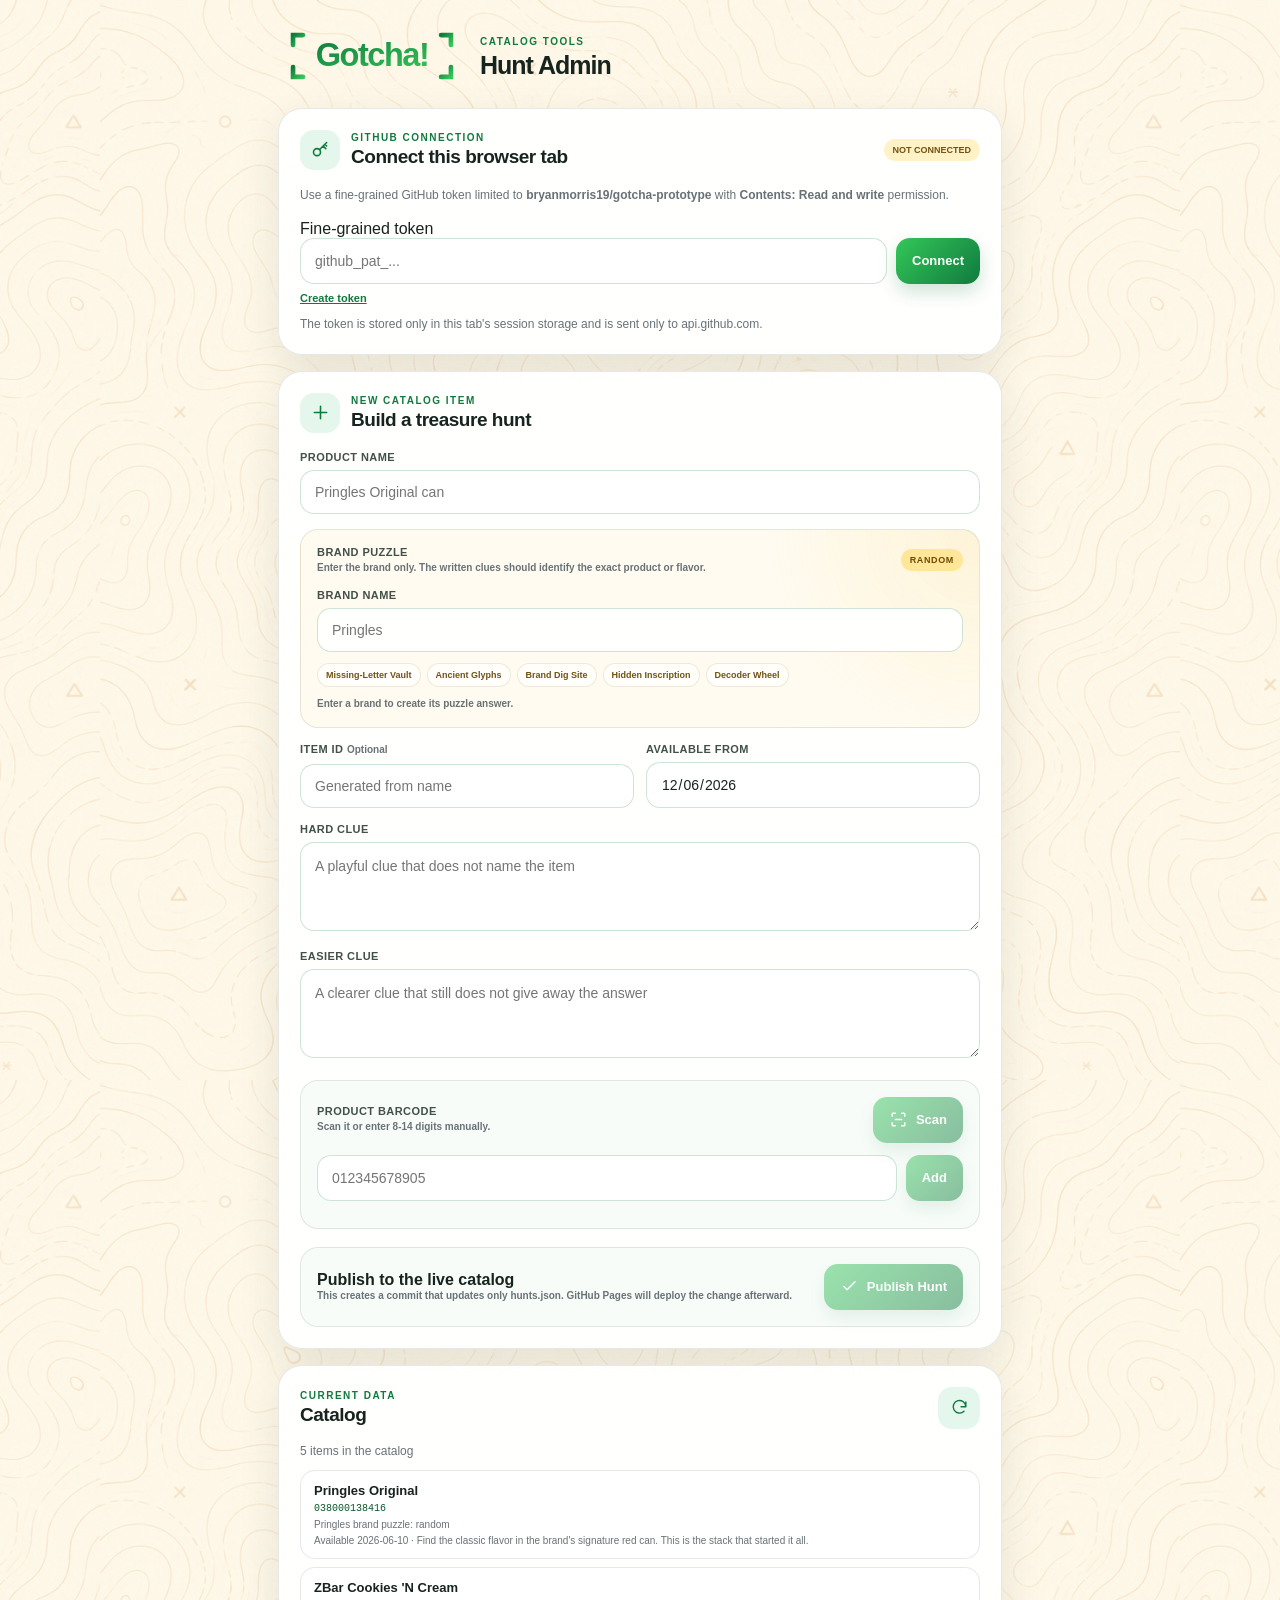
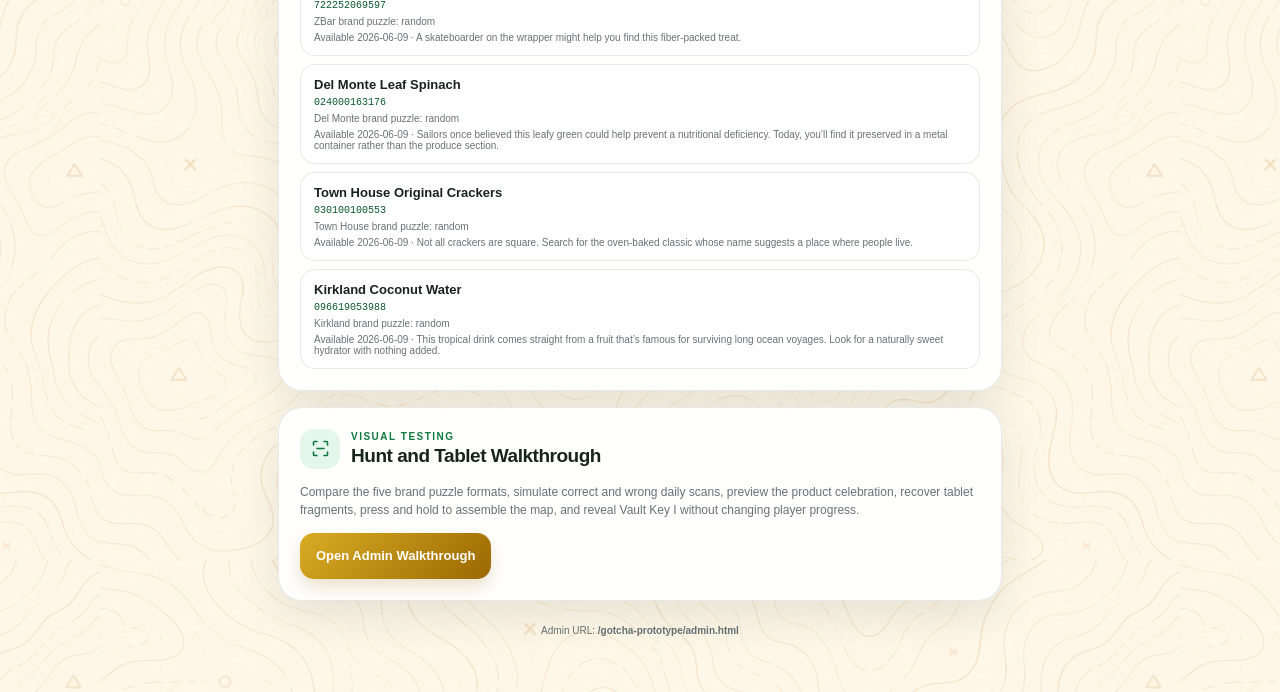
<file: admin.html>
<!DOCTYPE html>
<html lang="en">
<head>
  <meta charset="UTF-8" />
  <meta name="viewport" content="width=device-width, initial-scale=1.0" />
  <meta name="theme-color" content="#107A3E" />
  <meta name="apple-mobile-web-app-capable" content="yes" />
  <meta name="apple-mobile-web-app-status-bar-style" content="default" />
  <meta name="apple-mobile-web-app-title" content="Gotcha Admin" />
  <meta name="referrer" content="no-referrer" />
  <meta
    http-equiv="Content-Security-Policy"
    content="default-src 'self'; script-src 'self'; style-src 'self' 'unsafe-inline'; img-src 'self' data:; connect-src 'self' https://api.github.com; media-src 'self' blob:; object-src 'none'; base-uri 'none'; form-action 'none'"
  />
  <title>Gotcha! Hunt Admin</title>
  <link rel="manifest" href="admin.webmanifest" />
  <link rel="apple-touch-icon" href="assets/icon-192.png" />
  <link rel="stylesheet" href="admin.css?v=4" />
  <script src="assets/vendor/html5-qrcode-2.3.8.min.js"></script>
  <script src="admin.js?v=4" defer></script>
</head>

<body>
  <svg class="icon-sprite" aria-hidden="true">
    <symbol id="icon-scan" viewBox="0 0 24 24">
      <path d="M4 8V5a1 1 0 0 1 1-1h3M16 4h3a1 1 0 0 1 1 1v3M20 16v3a1 1 0 0 1-1 1h-3M8 20H5a1 1 0 0 1-1-1v-3M8 12h8" />
    </symbol>
    <symbol id="icon-key" viewBox="0 0 24 24">
      <circle cx="8" cy="15" r="4" />
      <path d="m11 12 8-8M15 8l3 3M17 6l2 2" />
    </symbol>
    <symbol id="icon-plus" viewBox="0 0 24 24">
      <path d="M12 5v14M5 12h14" />
    </symbol>
    <symbol id="icon-close" viewBox="0 0 24 24">
      <path d="m7 7 10 10M17 7 7 17" />
    </symbol>
    <symbol id="icon-check" viewBox="0 0 24 24">
      <path d="m5 12 4 4L19 6" />
    </symbol>
    <symbol id="icon-refresh" viewBox="0 0 24 24">
      <path d="M20 11a8 8 0 1 0-2.3 5.7M20 5v6h-6" />
    </symbol>
  </svg>

  <main class="admin-app">
    <header class="admin-header">
      <img src="assets/gotcha-wordmark.svg" alt="Gotcha!" />
      <div>
        <span>Catalog Tools</span>
        <h1>Hunt Admin</h1>
      </div>
    </header>

    <section class="admin-card access-card">
      <div class="section-heading">
        <span class="section-icon"><svg><use href="#icon-key"></use></svg></span>
        <div>
          <div class="eyebrow">GitHub Connection</div>
          <h2>Connect this browser tab</h2>
        </div>
        <span id="connectionBadge" class="connection-badge">Not connected</span>
      </div>

      <p class="section-copy">
        Use a fine-grained GitHub token limited to
        <strong>bryanmorris19/gotcha-prototype</strong> with
        <strong>Contents: Read and write</strong> permission.
      </p>

      <label for="githubToken">Fine-grained token</label>
      <div class="token-row">
        <input
          id="githubToken"
          type="password"
          autocomplete="off"
          spellcheck="false"
          placeholder="github_pat_..."
        />
        <button id="connectButton" type="button">Connect</button>
      </div>
      <div class="access-actions">
        <a
          href="https://github.com/settings/personal-access-tokens/new"
          target="_blank"
          rel="noreferrer"
        >Create token</a>
        <button id="disconnectButton" class="text-button hidden" type="button">
          Disconnect
        </button>
      </div>
      <p class="security-note">
        The token is stored only in this tab's session storage and is sent only
        to api.github.com.
      </p>
      <div id="connectionStatus" class="inline-status" role="status" aria-live="polite"></div>
    </section>

    <section class="admin-card">
      <div class="section-heading">
        <span class="section-icon"><svg><use href="#icon-plus"></use></svg></span>
        <div>
          <div class="eyebrow">New Catalog Item</div>
          <h2>Build a treasure hunt</h2>
        </div>
      </div>

      <fieldset id="huntFieldset" disabled>
        <div class="form-grid">
          <label class="full-field">
            <span>Product name</span>
            <input id="productName" maxlength="80" placeholder="Pringles Original can" />
          </label>

          <section class="brand-builder full-field">
            <div class="field-heading">
              <div>
                <strong>Brand puzzle</strong>
                <small>
                  Enter the brand only. The written clues should identify the
                  exact product or flavor.
                </small>
              </div>
              <span class="random-badge">Random</span>
            </div>
            <label>
              <span>Brand name</span>
              <input
                id="brandName"
                maxlength="40"
                placeholder="Pringles"
                autocomplete="off"
              />
            </label>
            <div class="puzzle-type-list" aria-label="Random puzzle rotation">
              <span>Missing-Letter Vault</span>
              <span>Ancient Glyphs</span>
              <span>Brand Dig Site</span>
              <span>Hidden Inscription</span>
              <span>Decoder Wheel</span>
            </div>
            <p id="brandPuzzlePreview" class="brand-puzzle-preview">
              Enter a brand to create its puzzle answer.
            </p>
          </section>

          <label>
            <span>Item ID <small>Optional</small></span>
            <input id="itemId" maxlength="80" placeholder="Generated from name" />
          </label>

          <label>
            <span>Available from</span>
            <input id="availableFrom" type="date" />
          </label>

          <label class="full-field">
            <span>Hard clue</span>
            <textarea id="hardClue" rows="3" maxlength="220" placeholder="A playful clue that does not name the item"></textarea>
          </label>

          <label class="full-field">
            <span>Easier clue</span>
            <textarea id="easierClue" rows="3" maxlength="220" placeholder="A clearer clue that still does not give away the answer"></textarea>
          </label>
        </div>

        <div class="barcode-builder">
          <div class="field-heading">
            <div>
              <strong>Product barcode</strong>
              <small>Scan it or enter 8-14 digits manually.</small>
            </div>
            <button id="openScannerButton" class="scan-button" type="button">
              <svg><use href="#icon-scan"></use></svg>
              Scan
            </button>
          </div>
          <div class="barcode-entry">
            <input
              id="barcodeInput"
              inputmode="numeric"
              autocomplete="off"
              placeholder="012345678905"
            />
            <button id="addBarcodeButton" type="button">Add</button>
          </div>
          <div id="barcodeList" class="barcode-list"></div>
          <div id="barcodeStatus" class="inline-status" role="status" aria-live="polite"></div>
        </div>

        <section class="publish-summary">
          <div>
            <strong>Publish to the live catalog</strong>
            <small>
              This creates a commit that updates only hunts.json. GitHub Pages
              will deploy the change afterward.
            </small>
          </div>
          <button id="publishButton" class="publish-button" type="button">
            <svg><use href="#icon-check"></use></svg>
            Publish Hunt
          </button>
        </section>
      </fieldset>

      <div id="publishStatus" class="publish-status" role="status" aria-live="polite"></div>
    </section>

    <section class="admin-card catalog-card">
      <div class="section-heading">
        <div>
          <div class="eyebrow">Current Data</div>
          <h2>Catalog</h2>
        </div>
        <button id="refreshCatalogButton" class="icon-button" type="button" aria-label="Refresh catalog">
          <svg><use href="#icon-refresh"></use></svg>
        </button>
      </div>
      <div id="catalogSummary" class="catalog-summary">Loading catalog...</div>
      <div id="catalogList" class="catalog-list"></div>
    </section>

    <section class="admin-card walkthrough-card">
      <div class="section-heading">
        <span class="section-icon">
          <svg><use href="#icon-scan"></use></svg>
        </span>
        <div>
          <div class="eyebrow">Visual Testing</div>
          <h2>Hunt and Tablet Walkthrough</h2>
        </div>
      </div>
      <p>
        Compare the five brand puzzle formats, simulate correct and wrong daily
        scans, preview the product celebration, recover tablet fragments,
        press and hold to assemble the map, and reveal Vault Key I without
        changing player progress.
      </p>
      <a
        class="walkthrough-link"
        href="./?tablet-preview=1"
        target="_blank"
        rel="noopener"
      >
        Open Admin Walkthrough
      </a>
    </section>

    <footer>
      Admin URL: <strong>/gotcha-prototype/admin.html</strong>
    </footer>
  </main>

  <section
    id="scannerOverlay"
    class="scanner-overlay hidden"
    role="dialog"
    aria-modal="true"
    aria-labelledby="scannerHeading"
  >
    <div class="scanner-card">
      <div class="scanner-header">
        <div>
          <div class="eyebrow">Barcode Capture</div>
          <h2 id="scannerHeading">Scan a product</h2>
        </div>
        <span id="scannerState">Starting</span>
      </div>
      <div id="adminReader" class="scanner-reader"></div>
      <p id="scannerMessage">Line up the barcode inside the camera frame.</p>
      <button id="stopScannerButton" class="stop-button" type="button">
        <svg><use href="#icon-close"></use></svg>
        Stop Scanning
      </button>
    </div>
  </section>

  <section
    id="deleteOverlay"
    class="confirm-overlay hidden"
    role="dialog"
    aria-modal="true"
    aria-labelledby="deleteHeading"
    aria-describedby="deleteMessage"
  >
    <div class="confirm-card">
      <div class="confirm-icon">
        <svg><use href="#icon-close"></use></svg>
      </div>
      <div class="eyebrow">Remove Catalog Item</div>
      <h2 id="deleteHeading">Delete this hunt?</h2>
      <p id="deleteMessage"></p>
      <div class="confirm-actions">
        <button id="cancelDeleteButton" class="cancel-button" type="button">
          Cancel
        </button>
        <button id="confirmDeleteButton" class="delete-button" type="button">
          Delete Hunt
        </button>
      </div>
    </div>
  </section>
</body>
</html>
</file>
<file: admin.css>
:root {
  --emerald: #107a3e;
  --emerald-bright: #34c759;
  --emerald-dark: #09572b;
  --gold: #f2c94c;
  --cream: #fffaf0;
  --ink: #17231e;
  --muted: #687276;
  --danger: #b33d34;
  --line: rgba(18, 41, 35, 0.1);
  --card: rgba(255, 255, 255, 0.94);
  --shadow: 0 16px 42px rgba(27, 47, 38, 0.1);
}

* {
  box-sizing: border-box;
}

body {
  min-height: 100vh;
  margin: 0;
  color: var(--ink);
  background-color: var(--cream);
  background-image:
    linear-gradient(rgba(255, 250, 240, 0.22), rgba(255, 250, 240, 0.22)),
    url("images/background.png");
  background-position: center top;
  background-size: 1080px auto;
  font-family: Inter, ui-sans-serif, -apple-system, BlinkMacSystemFont, "Segoe UI", sans-serif;
}

.icon-sprite {
  position: absolute;
  width: 0;
  height: 0;
  overflow: hidden;
}

svg {
  width: 1em;
  height: 1em;
  fill: none;
  stroke: currentColor;
  stroke-linecap: round;
  stroke-linejoin: round;
  stroke-width: 1.8;
}

.admin-app {
  width: min(100%, 760px);
  margin: 0 auto;
  padding: 24px 18px 48px;
}

.admin-header {
  display: flex;
  align-items: center;
  gap: 18px;
  padding: 0 4px 20px;
}

.admin-header img {
  width: 180px;
  height: auto;
}

.admin-header span,
.eyebrow {
  color: var(--emerald);
  font-size: 10px;
  font-weight: 900;
  letter-spacing: 0.15em;
  text-transform: uppercase;
}

.admin-header h1 {
  margin: 2px 0 0;
  font-size: 25px;
  letter-spacing: -0.04em;
}

.admin-card {
  margin-bottom: 16px;
  padding: 21px;
  border: 1px solid var(--line);
  border-radius: 24px;
  background: var(--card);
  box-shadow: var(--shadow);
  backdrop-filter: blur(12px);
}

.section-heading {
  display: flex;
  align-items: center;
  gap: 11px;
}

.section-heading > div {
  min-width: 0;
  flex: 1;
}

.section-heading h2,
.scanner-header h2 {
  margin: 3px 0 0;
  font-size: 19px;
  letter-spacing: -0.025em;
}

.section-icon {
  display: grid;
  width: 40px;
  height: 40px;
  flex: 0 0 auto;
  place-items: center;
  border-radius: 14px;
  color: var(--emerald);
  background: #e5f6ed;
}

.section-icon svg {
  width: 21px;
  height: 21px;
}

.connection-badge {
  flex: 0 0 auto;
  padding: 6px 9px;
  border-radius: 999px;
  color: #725313;
  background: #fff2c6;
  font-size: 9px;
  font-weight: 900;
  text-transform: uppercase;
}

.connection-badge.connected {
  color: var(--emerald-dark);
  background: #dff4e8;
}

.section-copy,
.security-note {
  color: var(--muted);
  font-size: 12px;
  line-height: 1.5;
}

.section-copy {
  margin: 16px 0;
}

.security-note {
  margin: 11px 0 0;
}

label > span,
.field-heading strong {
  display: block;
  margin-bottom: 7px;
  color: #42504a;
  font-size: 11px;
  font-weight: 900;
  letter-spacing: 0.04em;
  text-transform: uppercase;
}

label small,
.field-heading small,
.publish-summary small {
  color: var(--muted);
  font-size: 10px;
  font-weight: 650;
  letter-spacing: 0;
  line-height: 1.4;
  text-transform: none;
}

input,
textarea {
  width: 100%;
  padding: 13px 14px;
  border: 1px solid rgba(16, 122, 62, 0.2);
  border-radius: 14px;
  outline: 0;
  color: var(--ink);
  background: rgba(255, 255, 255, 0.92);
  font: inherit;
  font-size: 14px;
}

textarea {
  resize: vertical;
  line-height: 1.45;
}

input:focus,
textarea:focus {
  border-color: var(--emerald);
  box-shadow: 0 0 0 3px rgba(16, 122, 62, 0.1);
}

button {
  display: inline-flex;
  min-height: 46px;
  align-items: center;
  justify-content: center;
  gap: 8px;
  padding: 12px 16px;
  border: 0;
  border-radius: 14px;
  color: #fff;
  background: linear-gradient(135deg, var(--emerald-bright), var(--emerald));
  box-shadow: 0 8px 18px rgba(16, 122, 62, 0.2);
  cursor: pointer;
  font: inherit;
  font-size: 13px;
  font-weight: 900;
}

button svg {
  width: 19px;
  height: 19px;
}

button:disabled,
fieldset:disabled button {
  opacity: 0.48;
  cursor: not-allowed;
}

.walkthrough-card p {
  margin: 14px 0;
  color: var(--muted);
  font-size: 12px;
  line-height: 1.5;
}

.walkthrough-link {
  display: inline-flex;
  min-height: 46px;
  align-items: center;
  justify-content: center;
  padding: 12px 16px;
  border-radius: 14px;
  color: #fff;
  background: linear-gradient(135deg, #d9ac24, #9b6800);
  box-shadow: 0 8px 18px rgba(155, 104, 0, 0.2);
  font-size: 13px;
  font-weight: 900;
  text-decoration: none;
}

.token-row,
.barcode-entry {
  display: grid;
  grid-template-columns: 1fr auto;
  gap: 9px;
}

.access-actions {
  display: flex;
  align-items: center;
  justify-content: space-between;
  margin-top: 8px;
}

.access-actions a {
  color: var(--emerald);
  font-size: 11px;
  font-weight: 850;
}

.text-button {
  min-height: auto;
  padding: 5px;
  color: var(--muted);
  background: transparent;
  box-shadow: none;
  font-size: 11px;
}

.hidden {
  display: none !important;
}

fieldset {
  min-width: 0;
  margin: 18px 0 0;
  padding: 0;
  border: 0;
}

.form-grid {
  display: grid;
  grid-template-columns: repeat(2, minmax(0, 1fr));
  gap: 15px 12px;
}

.full-field {
  grid-column: 1 / -1;
}

.brand-builder,
.barcode-builder,
.publish-summary {
  margin-top: 18px;
  padding: 16px;
  border: 1px solid var(--line);
  border-radius: 18px;
  background: rgba(247, 252, 248, 0.8);
}

.brand-builder {
  margin-top: 0;
  background:
    radial-gradient(circle at 100% 0, rgba(242, 201, 76, 0.15), transparent 30%),
    rgba(255, 251, 238, 0.86);
}

.brand-builder label {
  display: block;
  margin-top: 14px;
}

.field-heading,
.publish-summary {
  display: flex;
  align-items: center;
  justify-content: space-between;
  gap: 14px;
}

.field-heading strong {
  margin: 0;
}

.field-heading small {
  display: block;
  margin-top: 3px;
}

.random-badge {
  flex: 0 0 auto;
  padding: 6px 9px;
  border-radius: 999px;
  color: #6f4b00;
  background: #ffe699;
  font-size: 9px;
  font-weight: 900;
  letter-spacing: 0.07em;
  text-transform: uppercase;
}

.puzzle-type-list {
  display: flex;
  flex-wrap: wrap;
  gap: 6px;
  margin-top: 11px;
}

.puzzle-type-list span {
  padding: 6px 8px;
  border: 1px solid rgba(155, 104, 0, 0.14);
  border-radius: 999px;
  color: #725313;
  background: rgba(255, 255, 255, 0.72);
  font-size: 9px;
  font-weight: 800;
}

.brand-puzzle-preview {
  margin: 10px 0 0;
  color: var(--muted);
  font-size: 10px;
  font-weight: 700;
  line-height: 1.4;
}

.brand-puzzle-preview strong {
  color: var(--emerald-dark);
  letter-spacing: 0.08em;
}

.scan-button,
.icon-button {
  width: auto;
  flex: 0 0 auto;
}

.barcode-entry {
  margin-top: 12px;
}

.barcode-list {
  display: flex;
  flex-wrap: wrap;
  gap: 7px;
  margin-top: 11px;
}

.barcode-chip {
  display: inline-flex;
  align-items: center;
  gap: 7px;
  padding: 7px 8px 7px 11px;
  border-radius: 999px;
  color: var(--emerald-dark);
  background: #dff4e8;
  font-family: ui-monospace, SFMono-Regular, Consolas, monospace;
  font-size: 11px;
  font-weight: 800;
}

.barcode-chip button {
  width: 23px;
  height: 23px;
  min-height: 23px;
  padding: 0;
  border-radius: 50%;
  color: var(--emerald-dark);
  background: rgba(255, 255, 255, 0.65);
  box-shadow: none;
}

.publish-summary strong,
.publish-summary small {
  display: block;
}

.publish-button {
  flex: 0 0 auto;
}

.inline-status,
.publish-status {
  display: none;
  margin-top: 11px;
  padding: 10px 12px;
  border-radius: 13px;
  font-size: 12px;
  font-weight: 750;
  line-height: 1.4;
}

.inline-status.show,
.publish-status.show {
  display: block;
}

.inline-status.success,
.publish-status.success {
  color: var(--emerald-dark);
  background: #dff4e8;
}

.inline-status.fail,
.publish-status.fail {
  color: #8f2d27;
  background: #fce7e4;
}

.inline-status.neutral,
.publish-status.neutral {
  color: #725313;
  background: #fff2c6;
}

.publish-status a {
  color: inherit;
  font-weight: 900;
}

.icon-button {
  width: 42px;
  height: 42px;
  min-height: 42px;
  padding: 0;
  color: var(--emerald);
  background: #e5f6ed;
  box-shadow: none;
}

.catalog-summary {
  margin-top: 15px;
  color: var(--muted);
  font-size: 12px;
}

.catalog-list {
  display: grid;
  gap: 8px;
  margin-top: 12px;
}

.catalog-item {
  display: grid;
  gap: 5px 12px;
  padding: 12px 13px;
  border: 1px solid var(--line);
  border-radius: 15px;
  background: rgba(255, 255, 255, 0.75);
}

.catalog-item-heading {
  display: flex;
  align-items: center;
  justify-content: space-between;
  gap: 12px;
}

.catalog-item strong {
  font-size: 13px;
}

.catalog-item code {
  color: var(--emerald-dark);
  font-size: 10px;
}

.catalog-item small {
  color: var(--muted);
  font-size: 10px;
}

.catalog-delete-button {
  width: auto;
  min-height: 30px;
  flex: 0 0 auto;
  padding: 6px 9px;
  color: #8f2d27;
  background: #fce7e4;
  box-shadow: none;
  font-size: 9px;
  text-transform: uppercase;
}

footer {
  padding: 8px;
  color: var(--muted);
  font-size: 10px;
  text-align: center;
}

.scanner-overlay {
  position: fixed;
  z-index: 1000;
  inset: 0;
  display: grid;
  place-items: center;
  padding: 18px;
  background: rgba(4, 23, 18, 0.84);
  backdrop-filter: blur(10px);
}

.confirm-overlay {
  position: fixed;
  z-index: 1100;
  inset: 0;
  display: grid;
  place-items: center;
  padding: 18px;
  background: rgba(4, 23, 18, 0.84);
  backdrop-filter: blur(10px);
}

.confirm-card {
  width: min(100%, 390px);
  padding: 24px;
  border: 1px solid rgba(179, 61, 52, 0.24);
  border-radius: 25px;
  background: #fffdf8;
  text-align: center;
  box-shadow: 0 30px 80px rgba(0, 0, 0, 0.36);
}

.confirm-icon {
  display: grid;
  width: 52px;
  height: 52px;
  margin: 0 auto 14px;
  place-items: center;
  border-radius: 18px;
  color: var(--danger);
  background: #fce7e4;
}

.confirm-icon svg {
  width: 25px;
  height: 25px;
}

.confirm-card h2 {
  margin: 5px 0 8px;
  font-size: 24px;
  letter-spacing: -0.035em;
}

.confirm-card p {
  margin: 0;
  color: var(--muted);
  font-size: 12px;
  line-height: 1.5;
}

.confirm-actions {
  display: grid;
  grid-template-columns: repeat(2, minmax(0, 1fr));
  gap: 9px;
  margin-top: 20px;
}

.cancel-button {
  color: var(--muted);
  background: #edf0ee;
  box-shadow: none;
}

.delete-button {
  color: #fff;
  background: linear-gradient(135deg, #db645b, var(--danger));
  box-shadow: 0 8px 18px rgba(179, 61, 52, 0.2);
}

.scanner-card {
  width: min(100%, 480px);
  max-height: calc(100vh - 36px);
  overflow: hidden;
  border-radius: 25px;
  background: #fffdf8;
  box-shadow: 0 30px 80px rgba(0, 0, 0, 0.36);
}

.scanner-header {
  display: flex;
  align-items: center;
  justify-content: space-between;
  gap: 14px;
  padding: 18px;
}

.scanner-header > span {
  padding: 6px 9px;
  border-radius: 999px;
  color: var(--emerald-dark);
  background: #dff4e8;
  font-size: 9px;
  font-weight: 900;
  text-transform: uppercase;
}

.scanner-reader {
  min-height: 290px;
  color: #fff;
  background: #081914;
}

.scanner-reader video {
  min-height: 290px;
  object-fit: cover;
}

.scanner-reader img {
  display: none;
}

.scanner-card p {
  margin: 0;
  padding: 12px 18px 0;
  color: var(--muted);
  font-size: 11px;
  text-align: center;
}

.stop-button {
  width: calc(100% - 36px);
  margin: 12px 18px 18px;
  color: #8f2d27;
  background: #fce7e4;
  box-shadow: none;
}

@media (max-width: 560px) {
  .admin-header {
    gap: 10px;
  }

  .admin-header img {
    width: 145px;
  }

  .admin-header h1 {
    font-size: 21px;
  }

  .admin-card {
    padding: 17px;
  }

  .form-grid {
    grid-template-columns: 1fr;
  }

  .full-field {
    grid-column: auto;
  }

  .field-heading,
  .publish-summary {
    align-items: stretch;
    flex-direction: column;
  }

  .scan-button,
  .publish-button {
    width: 100%;
  }

  .connection-badge {
    display: none;
  }
}
</file>
